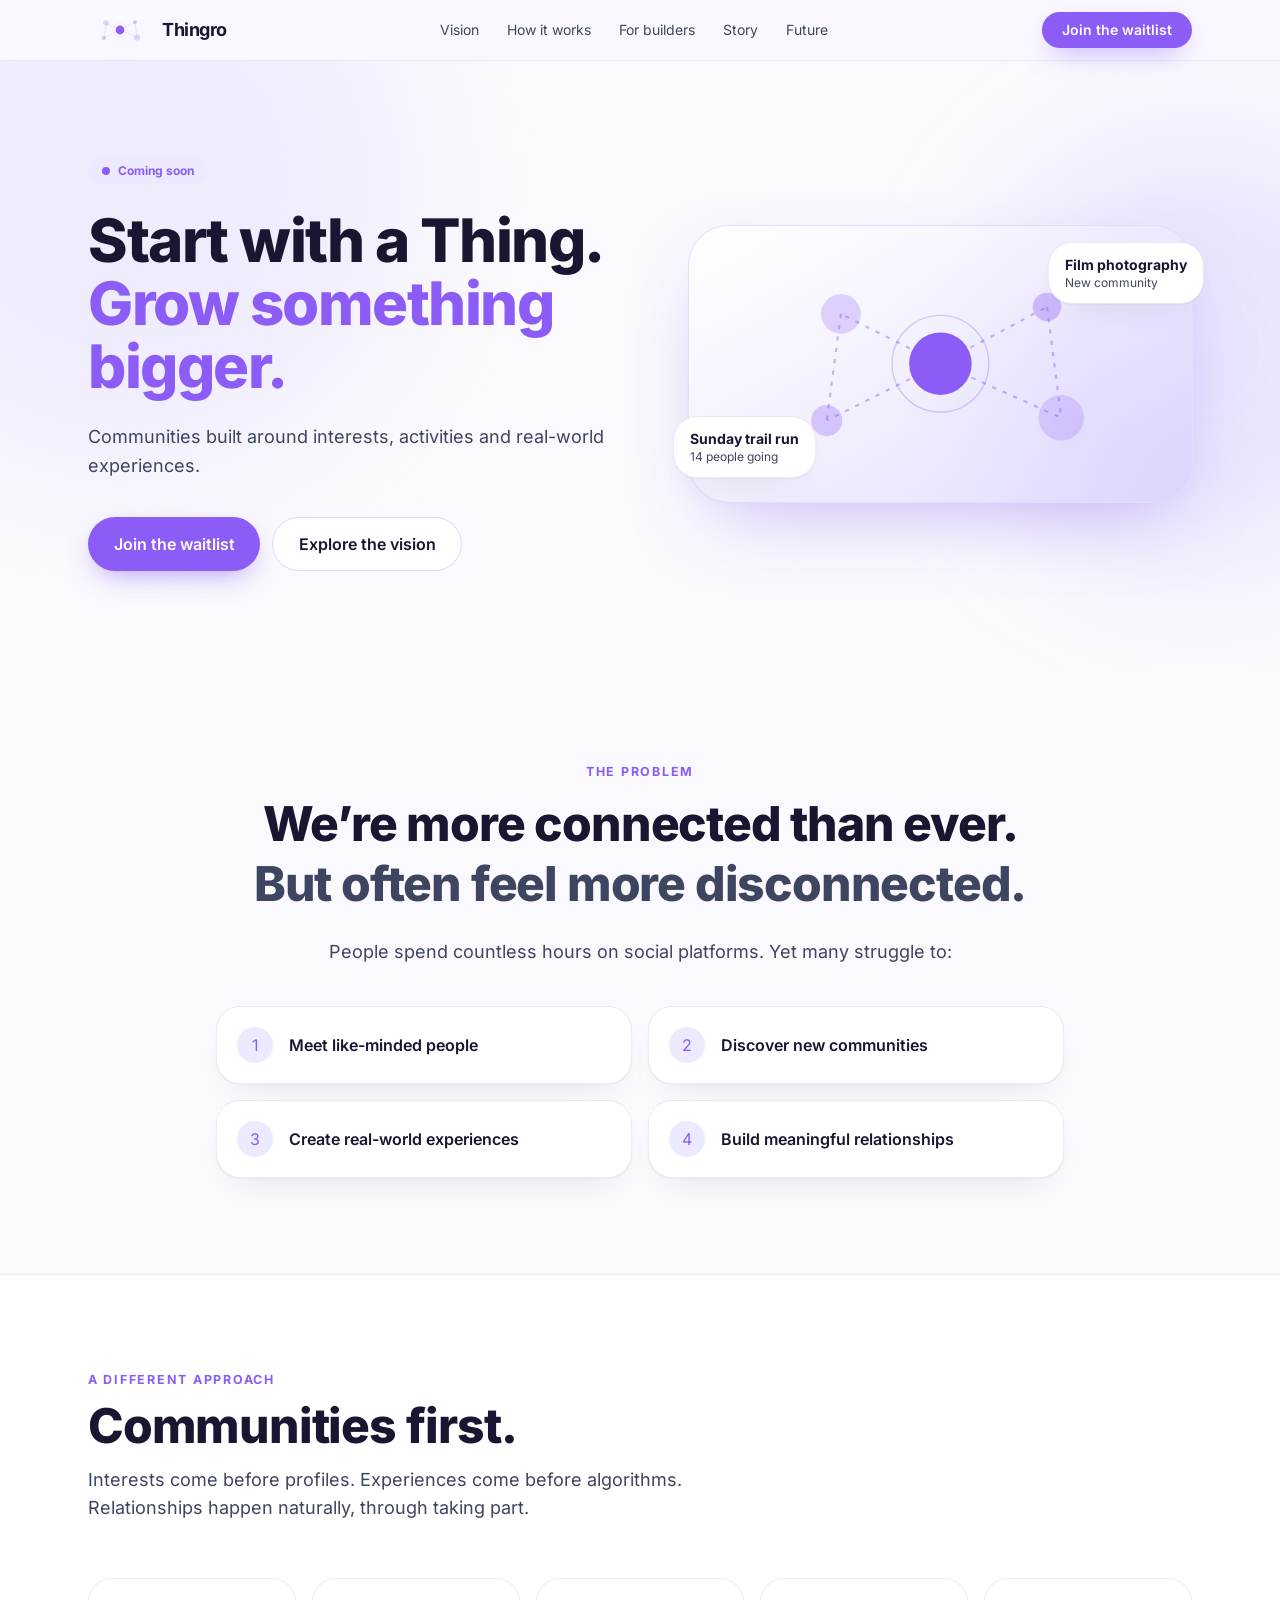
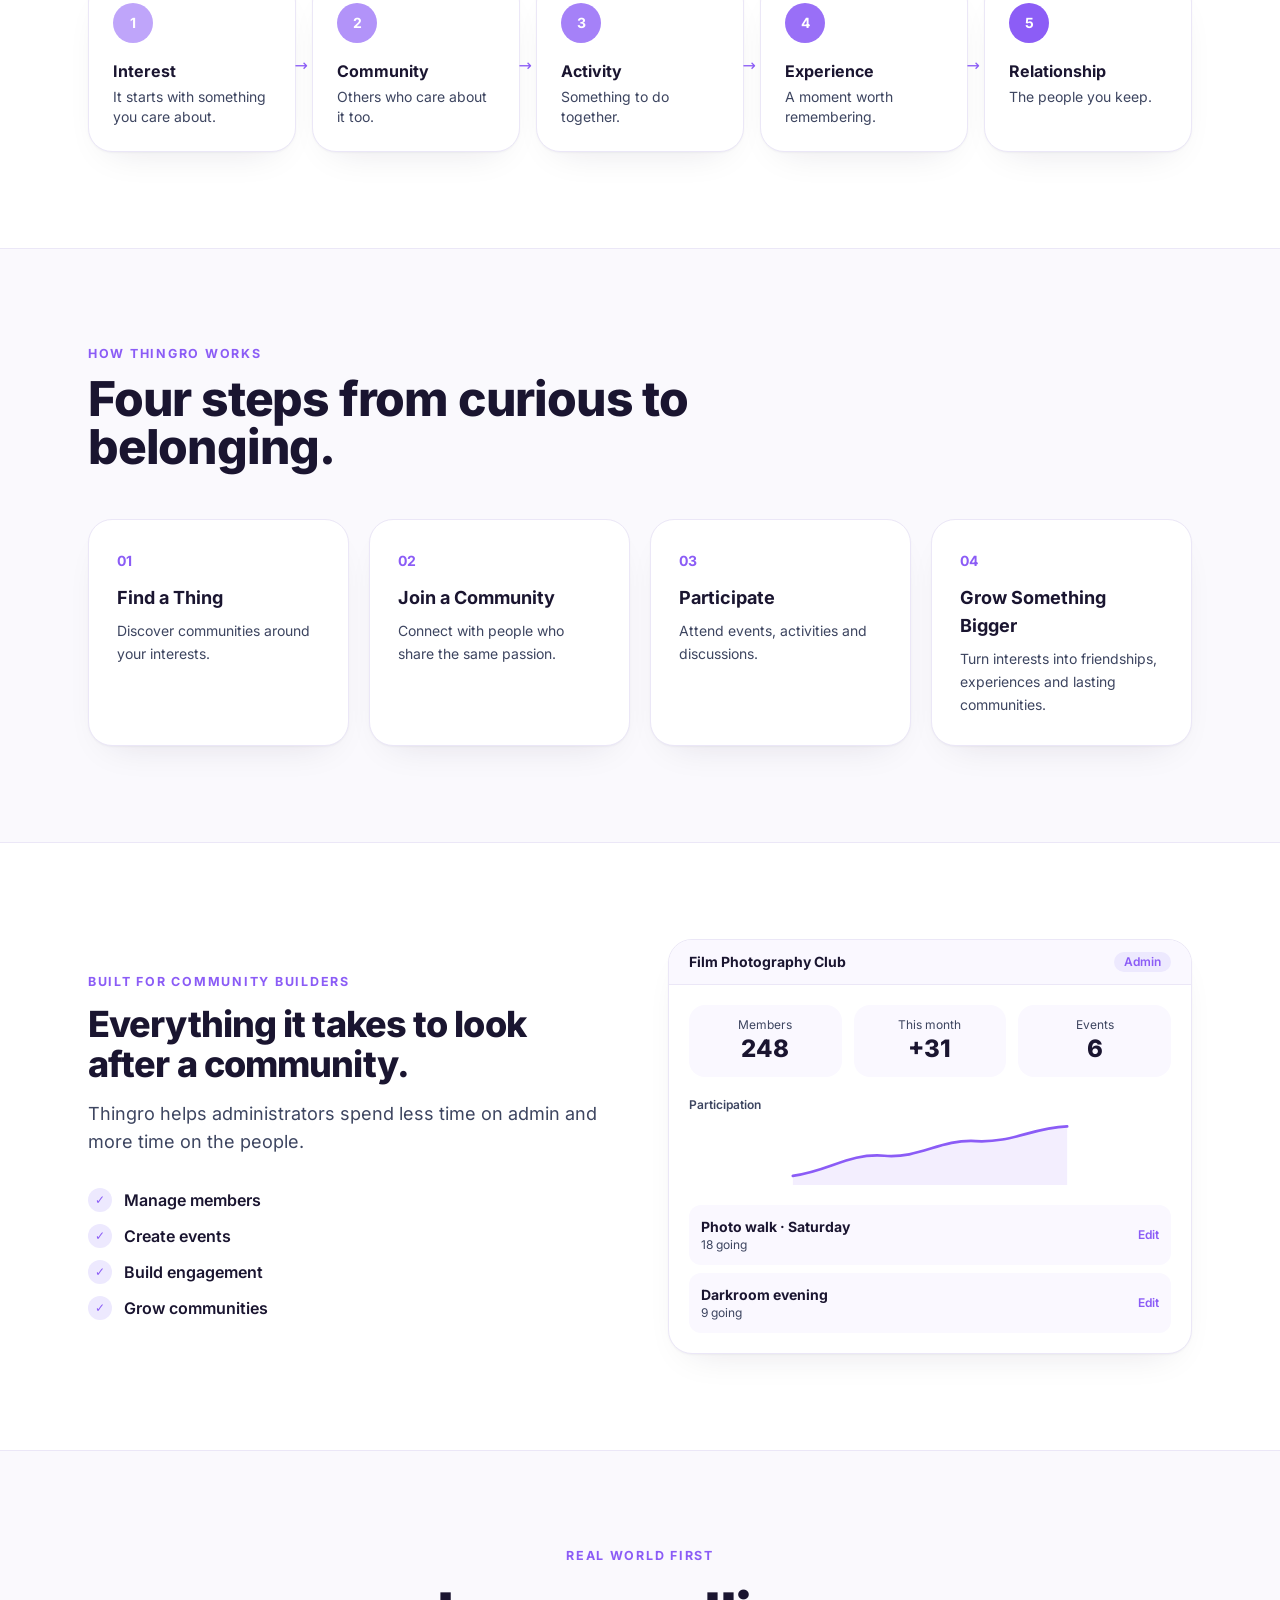
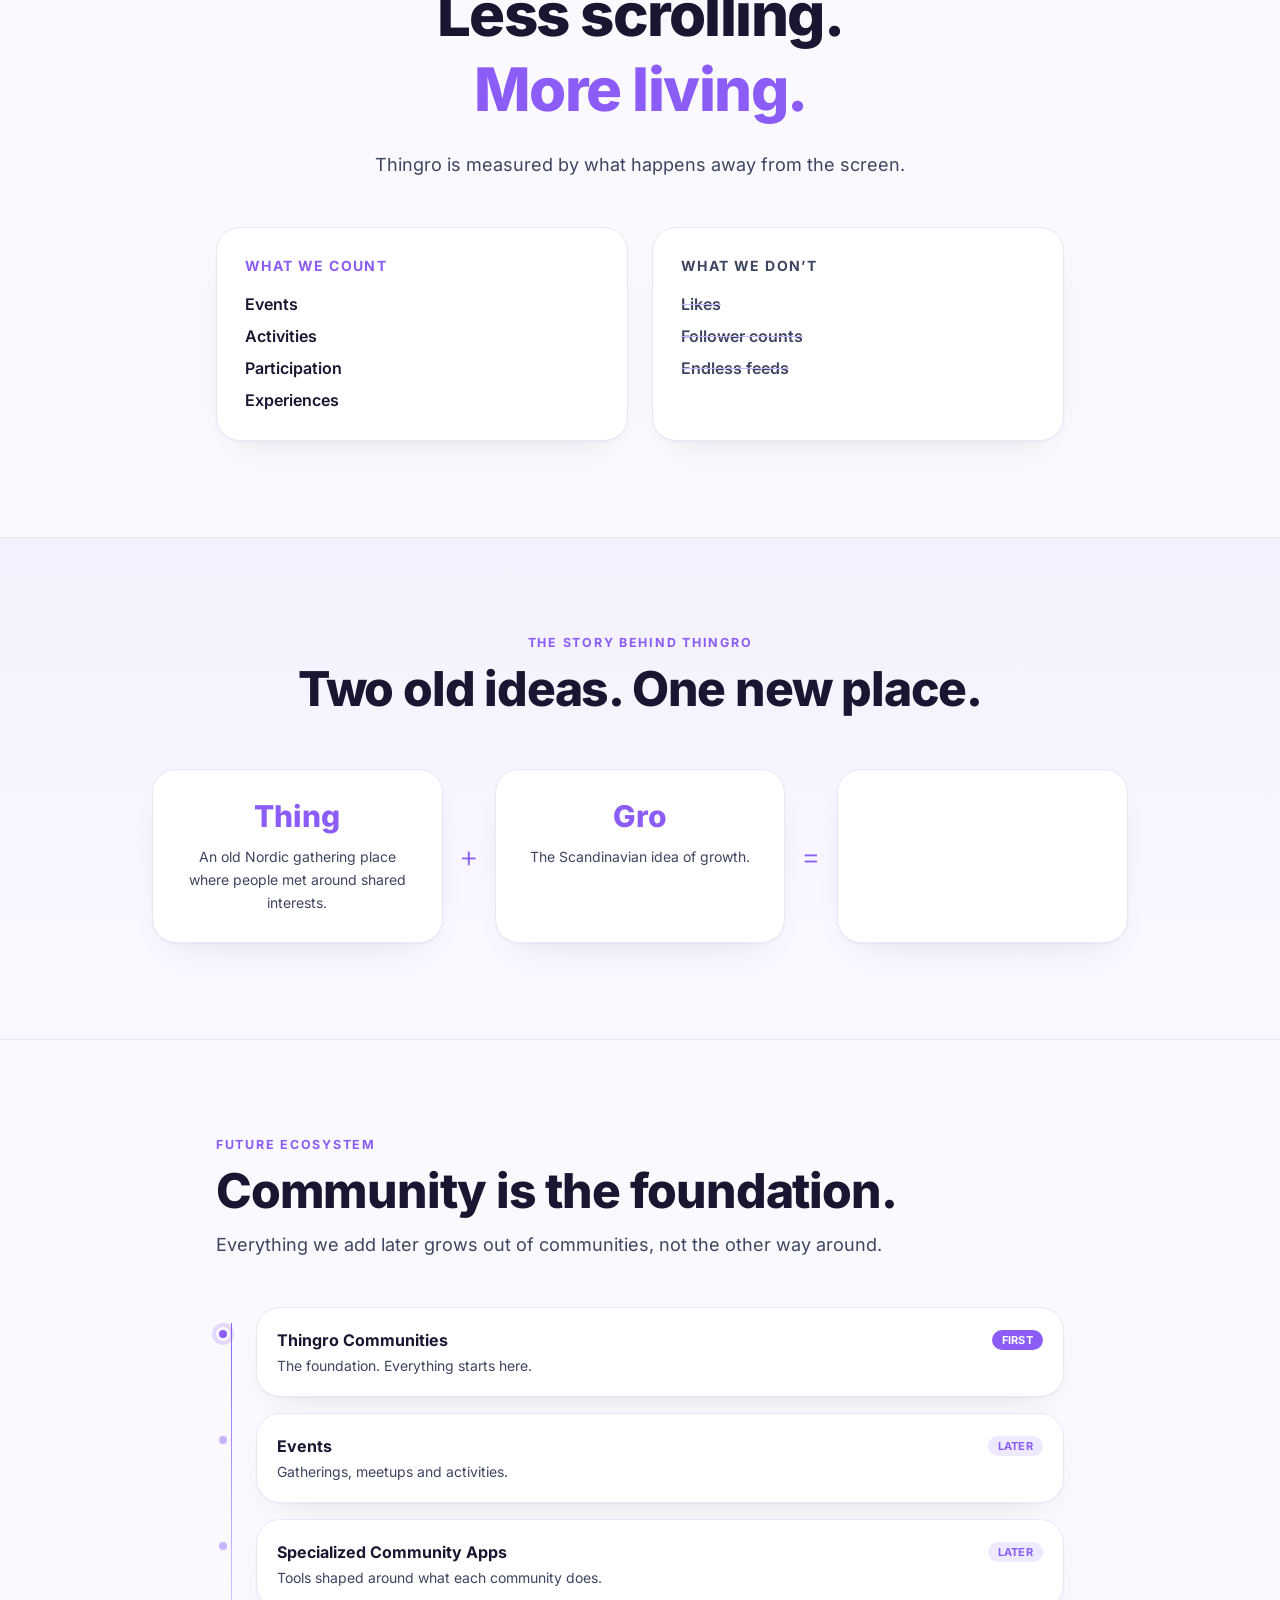
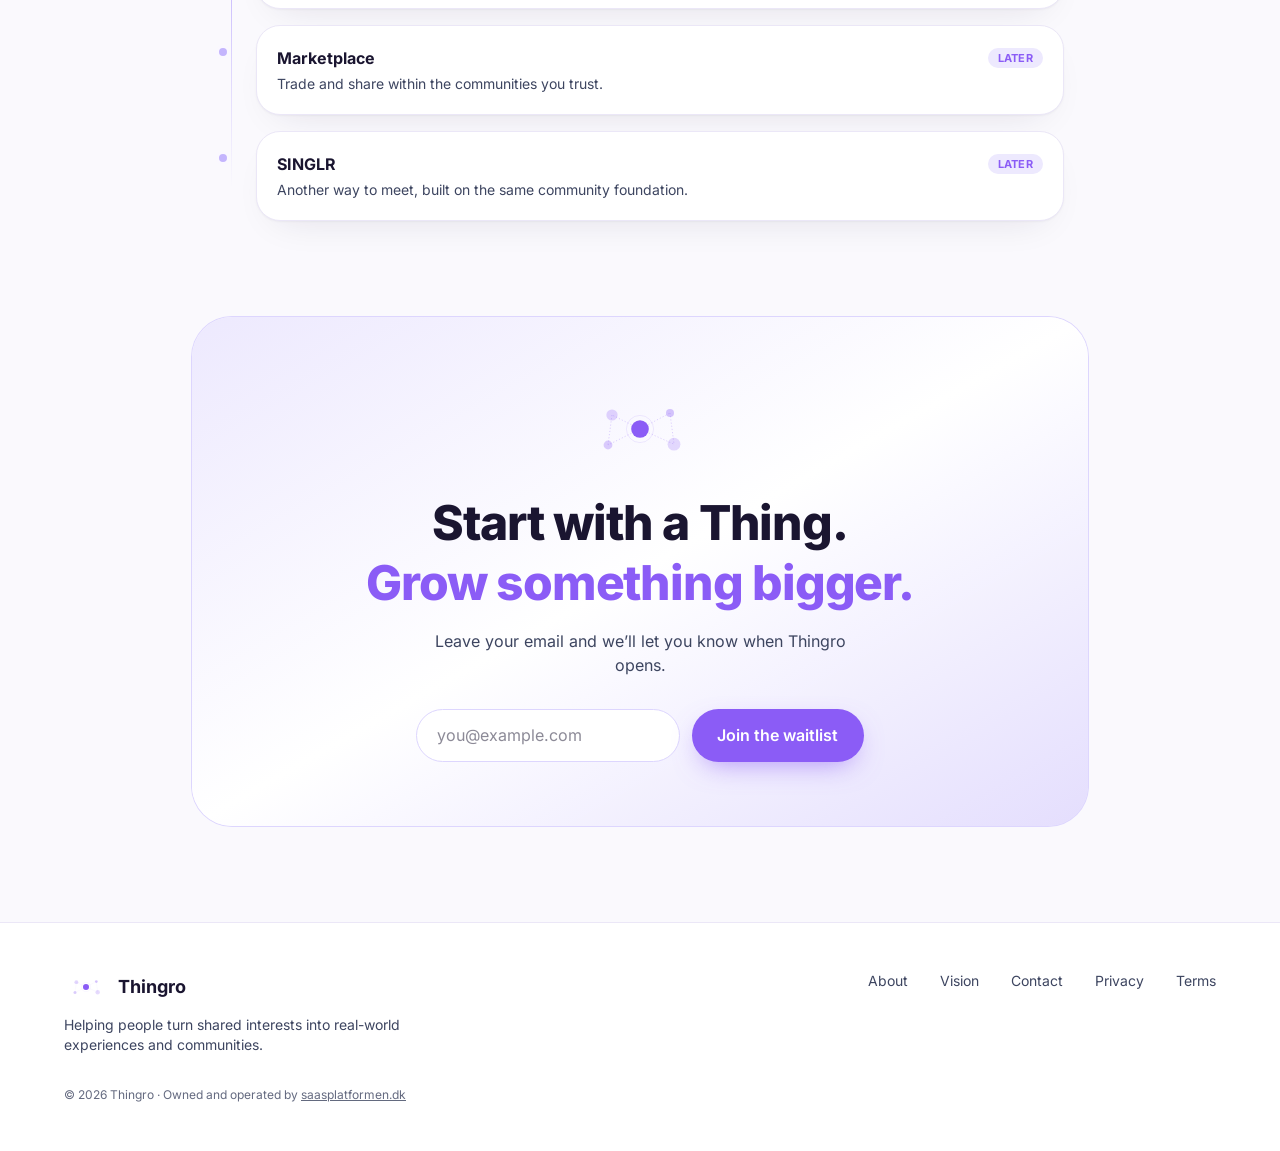
<file: index.html>
<!DOCTYPE html><html lang="en"><head><meta charset="utf-8"><meta name="viewport" content="width=device-width, initial-scale=1"><title>Thingro – Start with a Thing. Grow something bigger.</title><meta name="description" content="Thingro is a platform for communities built around interests, activities and real-world experiences. Coming soon."><meta name="theme-color" content="#FAF9FD"><link rel="canonical" href="https://www.thingro.com/"><link rel="icon" type="image/svg+xml" href="/favicon.svg"><meta property="og:type" content="website"><meta property="og:locale" content="en_GB"><meta property="og:site_name" content="Thingro"><meta property="og:title" content="Thingro – Start with a Thing. Grow something bigger."><meta property="og:description" content="Thingro is a platform for communities built around interests, activities and real-world experiences. Coming soon."><meta property="og:url" content="https://www.thingro.com/"><meta name="twitter:card" content="summary"><script type="application/ld+json">{"@context":"https://schema.org","@type":"Organization","name":"Thingro","url":"https://www.thingro.com","parentOrganization":{"@type":"Organization","name":"SaaSPlatformen","url":"https://www.saasplatformen.dk"}}</script><link rel="stylesheet" href="/_astro/Base.yU68x0Tt.css"></head><body><a href="#main" class="sr-only focus:not-sr-only focus:fixed focus:left-4 focus:top-4 focus:z-50 focus:rounded-lg focus:bg-white focus:px-4 focus:py-2">Skip to content</a><header class="sticky top-0 z-40 border-b border-[#ebe7f7] bg-paper/85 backdrop-blur"><div class="mx-auto flex max-w-6xl items-center justify-between px-6 py-3"><a href="/" class="brand-link flex items-center gap-2.5 text-lg font-bold tracking-tight"><svg class="navlogo h-8 w-16" viewBox="0 0 320 160" fill="none" aria-hidden="true" focusable="false" style="color:#8B5CF6"><g stroke="currentColor" stroke-opacity="0.45" stroke-width="1.5"><line x1="160" y1="80" x2="90" y2="45"></line><line x1="160" y1="80" x2="235" y2="40"></line><line x1="160" y1="80" x2="80" y2="120"></line><line x1="160" y1="80" x2="245" y2="118"></line><line x1="90" y1="45" x2="80" y2="120"></line><line x1="235" y1="40" x2="245" y2="118"></line></g><circle class="n n1" cx="90" cy="45" r="14" fill="currentColor" fill-opacity="0.25"></circle><circle class="n n2" cx="235" cy="40" r="10" fill="currentColor" fill-opacity="0.35"></circle><circle class="n n3" cx="80" cy="120" r="11" fill="currentColor" fill-opacity="0.3"></circle><circle class="n n4" cx="245" cy="118" r="16" fill="currentColor" fill-opacity="0.22"></circle><circle cx="160" cy="80" r="22" fill="currentColor"></circle><circle cx="160" cy="80" r="34" stroke="currentColor" stroke-opacity="0.3"></circle></svg><span>Thingro</span></a><nav class="hidden items-center gap-7 text-sm text-body md:flex" aria-label="Main"><a href="#different" class="hover:text-ink">Vision</a><a href="#how" class="hover:text-ink">How it works</a><a href="#builders" class="hover:text-ink">For builders</a><a href="#story" class="hover:text-ink">Story</a><a href="#future" class="hover:text-ink">Future</a></nav><a href="#waitlist" class="btn btn-primary !px-5 !py-2 text-sm">Join the waitlist</a></div></header><main id="main"><!-- HERO --><section class="relative overflow-hidden"><div class="pointer-events-none absolute -left-40 -top-40 h-[560px] w-[560px] rounded-full bg-lav/80 blur-3xl"></div><div class="pointer-events-none absolute -right-32 top-20 h-[420px] w-[420px] rounded-full bg-lav-2/30 blur-3xl"></div><div class="relative mx-auto grid max-w-6xl items-center gap-12 px-6 pb-24 pt-16 md:pt-24 lg:grid-cols-[1.1fr_1fr]"><div><span class="reveal inline-flex items-center gap-2 rounded-full bg-lav px-3.5 py-1.5 text-xs font-bold text-violet-dark"><span class="h-2 w-2 rounded-full bg-violet"></span>Coming soon</span><h1 class="reveal mt-6 text-5xl font-extrabold leading-[1.05] tracking-tight sm:text-6xl" style="--d:80ms">Start with a Thing.<br><span class="text-violet">Grow something bigger.</span></h1><p class="reveal mt-6 max-w-xl text-lg leading-relaxed text-body" style="--d:160ms">Communities built around interests, activities and real-world experiences.</p><div class="reveal mt-9 flex flex-wrap gap-3" style="--d:240ms"><a href="#waitlist" class="btn btn-primary">Join the waitlist</a><a href="#different" class="btn btn-ghost">Explore the vision</a></div></div><div class="reveal relative mx-auto w-full max-w-lg" style="--d:150ms" aria-hidden="true"><div class="rounded-[2.5rem] bg-gradient-to-br from-white via-lav/60 to-lav-2/40 p-6 shadow-[0_30px_80px_-30px_rgba(139,92,246,.5)] ring-1 ring-[#e4dcfb]"><svg viewBox="0 0 320 160" fill="none" class="h-auto w-full" aria-hidden="true" focusable="false"><g stroke="#8B5CF6" stroke-opacity=".45" stroke-width="1.5" class="ln"><line x1="160" y1="80" x2="90" y2="45"></line><line x1="160" y1="80" x2="235" y2="40"></line><line x1="160" y1="80" x2="80" y2="120"></line><line x1="160" y1="80" x2="245" y2="118"></line><line x1="90" y1="45" x2="80" y2="120"></line><line x1="235" y1="40" x2="245" y2="118"></line></g><circle class="nd" cx="90" cy="45" r="14" fill="#8B5CF6" fill-opacity=".25" style="--x:-12px;--y:-10px"></circle><circle class="nd" cx="235" cy="40" r="10" fill="#8B5CF6" fill-opacity=".35" style="--x:12px;--y:-10px;animation-delay:-2s"></circle><circle class="nd" cx="80" cy="120" r="11" fill="#8B5CF6" fill-opacity=".3" style="--x:-10px;--y:10px;animation-delay:-4s"></circle><circle class="nd" cx="245" cy="118" r="16" fill="#8B5CF6" fill-opacity=".22" style="--x:12px;--y:10px;animation-delay:-3s"></circle><circle cx="160" cy="80" r="22" fill="#8B5CF6"></circle><circle class="rg" cx="160" cy="80" r="34" stroke="#8B5CF6" stroke-opacity=".3"></circle></svg></div><div class="card floaty absolute -left-4 bottom-6 px-4 py-3 text-sm" style="--r:-3deg"><b>Sunday trail run</b><p class="text-xs text-body">14 people going</p></div><div class="card floaty absolute -right-3 top-4 px-4 py-3 text-sm" style="--r:3deg;animation-delay:-3s"><b>Film photography</b><p class="text-xs text-body">New community</p></div></div></div></section><!-- PROBLEM --><section class="mx-auto max-w-4xl px-6 py-24 text-center"><p class="eyebrow reveal">The problem</p><h2 class="reveal mt-3 text-4xl font-extrabold leading-tight tracking-tight sm:text-5xl" style="--d:60ms">We’re more connected than ever.<br><span class="text-body">But often feel more disconnected.</span></h2><p class="reveal mx-auto mt-6 max-w-2xl text-lg text-body" style="--d:120ms">People spend countless hours on social platforms. Yet many struggle to:</p><ul class="mt-10 grid gap-4 text-left sm:grid-cols-2"><li class="card reveal flex items-center gap-4 p-5" style="--d:0ms"><span class="grid h-9 w-9 shrink-0 place-items-center rounded-full bg-lav text-violet-dark">1</span><span class="font-semibold">Meet like-minded people</span></li><li class="card reveal flex items-center gap-4 p-5" style="--d:70ms"><span class="grid h-9 w-9 shrink-0 place-items-center rounded-full bg-lav text-violet-dark">2</span><span class="font-semibold">Discover new communities</span></li><li class="card reveal flex items-center gap-4 p-5" style="--d:140ms"><span class="grid h-9 w-9 shrink-0 place-items-center rounded-full bg-lav text-violet-dark">3</span><span class="font-semibold">Create real-world experiences</span></li><li class="card reveal flex items-center gap-4 p-5" style="--d:210ms"><span class="grid h-9 w-9 shrink-0 place-items-center rounded-full bg-lav text-violet-dark">4</span><span class="font-semibold">Build meaningful relationships</span></li></ul></section><!-- DIFFERENT --><section id="different" class="border-y border-[#ebe7f7] bg-white py-24"><div class="mx-auto max-w-6xl px-6"><p class="eyebrow reveal">A different approach</p><h2 class="reveal mt-3 text-4xl font-extrabold tracking-tight sm:text-5xl" style="--d:60ms">Communities first.</h2><p class="reveal mt-4 max-w-2xl text-lg text-body" style="--d:120ms">Interests come before profiles. Experiences come before algorithms. Relationships happen naturally, through taking part.</p><ol class="mt-14 grid gap-4 md:grid-cols-5"><li class="reveal relative" style="--d:0ms"><div class="card h-full p-6"><span class="grid h-10 w-10 place-items-center rounded-full bg-violet text-sm font-bold text-white" style="opacity:0.55">1</span><h3 class="mt-4 font-bold">Interest</h3><p class="mt-1 text-sm text-body">It starts with something you care about.</p></div><span class="absolute -right-3 top-1/2 z-10 hidden -translate-y-1/2 text-violet md:block" aria-hidden="true">→</span></li><li class="reveal relative" style="--d:100ms"><div class="card h-full p-6"><span class="grid h-10 w-10 place-items-center rounded-full bg-violet text-sm font-bold text-white" style="opacity:0.66">2</span><h3 class="mt-4 font-bold">Community</h3><p class="mt-1 text-sm text-body">Others who care about it too.</p></div><span class="absolute -right-3 top-1/2 z-10 hidden -translate-y-1/2 text-violet md:block" aria-hidden="true">→</span></li><li class="reveal relative" style="--d:200ms"><div class="card h-full p-6"><span class="grid h-10 w-10 place-items-center rounded-full bg-violet text-sm font-bold text-white" style="opacity:0.77">3</span><h3 class="mt-4 font-bold">Activity</h3><p class="mt-1 text-sm text-body">Something to do together.</p></div><span class="absolute -right-3 top-1/2 z-10 hidden -translate-y-1/2 text-violet md:block" aria-hidden="true">→</span></li><li class="reveal relative" style="--d:300ms"><div class="card h-full p-6"><span class="grid h-10 w-10 place-items-center rounded-full bg-violet text-sm font-bold text-white" style="opacity:0.8800000000000001">4</span><h3 class="mt-4 font-bold">Experience</h3><p class="mt-1 text-sm text-body">A moment worth remembering.</p></div><span class="absolute -right-3 top-1/2 z-10 hidden -translate-y-1/2 text-violet md:block" aria-hidden="true">→</span></li><li class="reveal relative" style="--d:400ms"><div class="card h-full p-6"><span class="grid h-10 w-10 place-items-center rounded-full bg-violet text-sm font-bold text-white" style="opacity:0.99">5</span><h3 class="mt-4 font-bold">Relationship</h3><p class="mt-1 text-sm text-body">The people you keep.</p></div></li></ol></div></section><!-- HOW --><section id="how" class="mx-auto max-w-6xl px-6 py-24"><p class="eyebrow reveal">How Thingro works</p><h2 class="reveal mt-3 max-w-2xl text-4xl font-extrabold tracking-tight sm:text-5xl" style="--d:60ms">Four steps from curious to belonging.</h2><div class="mt-12 grid gap-5 sm:grid-cols-2 lg:grid-cols-4"><article class="card reveal p-7" style="--d:0ms"><span class="text-sm font-bold text-violet">01</span><h3 class="mt-3 text-lg font-bold">Find a Thing</h3><p class="mt-2 text-sm leading-relaxed text-body">Discover communities around your interests.</p></article><article class="card reveal p-7" style="--d:80ms"><span class="text-sm font-bold text-violet">02</span><h3 class="mt-3 text-lg font-bold">Join a Community</h3><p class="mt-2 text-sm leading-relaxed text-body">Connect with people who share the same passion.</p></article><article class="card reveal p-7" style="--d:160ms"><span class="text-sm font-bold text-violet">03</span><h3 class="mt-3 text-lg font-bold">Participate</h3><p class="mt-2 text-sm leading-relaxed text-body">Attend events, activities and discussions.</p></article><article class="card reveal p-7" style="--d:240ms"><span class="text-sm font-bold text-violet">04</span><h3 class="mt-3 text-lg font-bold">Grow Something Bigger</h3><p class="mt-2 text-sm leading-relaxed text-body">Turn interests into friendships, experiences and lasting communities.</p></article></div></section><!-- BUILDERS --><section id="builders" class="border-y border-[#ebe7f7] bg-white py-24"><div class="mx-auto grid max-w-6xl items-center gap-14 px-6 lg:grid-cols-2"><div><p class="eyebrow reveal">Built for community builders</p><h2 class="reveal mt-3 text-4xl font-extrabold tracking-tight" style="--d:60ms">Everything it takes to look after a community.</h2><p class="reveal mt-4 text-lg text-body" style="--d:120ms">Thingro helps administrators spend less time on admin and more time on the people.</p><ul class="mt-8 space-y-3"><li class="reveal flex items-center gap-3 font-semibold" style="--d:0ms"><span class="grid h-6 w-6 place-items-center rounded-full bg-lav text-xs text-violet-dark">✓</span>Manage members</li><li class="reveal flex items-center gap-3 font-semibold" style="--d:70ms"><span class="grid h-6 w-6 place-items-center rounded-full bg-lav text-xs text-violet-dark">✓</span>Create events</li><li class="reveal flex items-center gap-3 font-semibold" style="--d:140ms"><span class="grid h-6 w-6 place-items-center rounded-full bg-lav text-xs text-violet-dark">✓</span>Build engagement</li><li class="reveal flex items-center gap-3 font-semibold" style="--d:210ms"><span class="grid h-6 w-6 place-items-center rounded-full bg-lav text-xs text-violet-dark">✓</span>Grow communities</li></ul></div><div class="reveal card overflow-hidden" style="--d:120ms" aria-hidden="true"><div class="flex items-center justify-between border-b border-[#ebe7f7] bg-paper px-5 py-3 text-sm"><b>Film Photography Club</b><span class="rounded-full bg-lav px-2.5 py-0.5 text-xs font-semibold text-violet-dark">Admin</span></div><div class="grid grid-cols-3 gap-3 p-5 text-center"><div class="rounded-2xl bg-paper p-3"><p class="text-xs text-body">Members</p><p class="text-2xl font-extrabold">248</p></div><div class="rounded-2xl bg-paper p-3"><p class="text-xs text-body">This month</p><p class="text-2xl font-extrabold">+31</p></div><div class="rounded-2xl bg-paper p-3"><p class="text-xs text-body">Events</p><p class="text-2xl font-extrabold">6</p></div></div><div class="px-5"><p class="mb-2 text-xs font-semibold text-body">Participation</p><svg viewBox="0 0 300 70" class="h-16 w-full" fill="none"><path d="M0 60C40 55 60 35 100 38S160 20 200 22 260 8 300 6" stroke="#8B5CF6" stroke-width="3" stroke-linecap="round"></path><path d="M0 60C40 55 60 35 100 38S160 20 200 22 260 8 300 6V70H0z" fill="#8B5CF6" fill-opacity=".1"></path></svg></div><div class="space-y-2 p-5 text-sm"><div class="flex items-center justify-between rounded-xl bg-paper p-3"><div><b>Photo walk · Saturday</b><p class="text-xs text-body">18 going</p></div><span class="text-xs font-semibold text-violet-dark">Edit</span></div><div class="flex items-center justify-between rounded-xl bg-paper p-3"><div><b>Darkroom evening</b><p class="text-xs text-body">9 going</p></div><span class="text-xs font-semibold text-violet-dark">Edit</span></div></div></div></div></section><!-- REAL WORLD --><section class="mx-auto max-w-4xl px-6 py-24 text-center"><p class="eyebrow reveal">Real world first</p><h2 class="reveal mt-3 text-5xl font-extrabold leading-tight tracking-tight sm:text-6xl" style="--d:60ms">Less scrolling.<br><span class="text-violet">More living.</span></h2><p class="reveal mx-auto mt-6 max-w-2xl text-lg text-body" style="--d:120ms">Thingro is measured by what happens away from the screen.</p><div class="mt-12 grid gap-6 text-left sm:grid-cols-2"><div class="card reveal p-7" style="--d:0ms"><p class="text-sm font-bold uppercase tracking-widest text-violet-dark">What we count</p><ul class="mt-4 space-y-2 font-semibold"><li>Events</li><li>Activities</li><li>Participation</li><li>Experiences</li></ul></div><div class="card reveal p-7 text-body" style="--d:100ms"><p class="text-sm font-bold uppercase tracking-widest">What we don’t</p><ul class="mt-4 space-y-2 font-semibold line-through decoration-lav-2"><li>Likes</li><li>Follower counts</li><li>Endless feeds</li></ul></div></div></section><!-- STORY --><section id="story" class="border-y border-[#ebe7f7] bg-gradient-to-b from-lav/50 to-paper py-24"><div class="mx-auto max-w-5xl px-6 text-center"><p class="eyebrow reveal">The story behind Thingro</p><h2 class="reveal mt-3 text-4xl font-extrabold tracking-tight sm:text-5xl" style="--d:60ms">Two old ideas. One new place.</h2><div class="mt-14 grid items-stretch gap-4 md:grid-cols-[1fr_auto_1fr_auto_1fr]"><div class="card reveal p-7"><p class="text-3xl font-extrabold text-violet">Thing</p><p class="mt-3 text-sm leading-relaxed text-body">An old Nordic gathering place where people met around shared interests.</p></div><span class="reveal self-center text-3xl font-light text-violet" style="--d:80ms" aria-hidden="true">+</span><div class="card reveal p-7" style="--d:120ms"><p class="text-3xl font-extrabold text-violet">Gro</p><p class="mt-3 text-sm leading-relaxed text-body">The Scandinavian idea of growth.</p></div><span class="reveal self-center text-3xl font-light text-violet" style="--d:200ms" aria-hidden="true">=</span><div class="card reveal bg-gradient-to-br from-violet to-violet-dark p-7 text-white" style="--d:240ms"><p class="text-3xl font-extrabold">Thingro</p><p class="mt-3 text-sm leading-relaxed text-white/85">Where communities grow.</p></div></div></div></section><!-- FUTURE --><section id="future" class="mx-auto max-w-4xl px-6 py-24"><p class="eyebrow reveal">Future ecosystem</p><h2 class="reveal mt-3 text-4xl font-extrabold tracking-tight sm:text-5xl" style="--d:60ms">Community is the foundation.</h2><p class="reveal mt-4 max-w-2xl text-lg text-body" style="--d:120ms">Everything we add later grows out of communities, not the other way around.</p><ol class="relative mt-12 space-y-4 pl-10"><div class="absolute bottom-4 left-[15px] top-4 w-px bg-gradient-to-b from-violet via-lav-2 to-transparent"></div><li class="reveal relative" style="--d:0ms"><span class="absolute -left-10 top-5 h-[14px] w-[14px] rounded-full border-[3px] border-paper bg-violet ring-4 ring-violet/20"></span><div class="card p-5"><div class="flex items-center justify-between gap-3"><h3 class="font-bold">Thingro Communities</h3><span class="rounded-full px-2.5 py-0.5 text-[11px] font-bold uppercase tracking-wide bg-violet text-white">First</span></div><p class="mt-1 text-sm text-body">The foundation. Everything starts here.</p></div></li><li class="reveal relative" style="--d:90ms"><span class="absolute -left-10 top-5 h-[14px] w-[14px] rounded-full border-[3px] border-paper bg-lav-2"></span><div class="card p-5"><div class="flex items-center justify-between gap-3"><h3 class="font-bold">Events</h3><span class="rounded-full px-2.5 py-0.5 text-[11px] font-bold uppercase tracking-wide bg-lav text-violet-dark">Later</span></div><p class="mt-1 text-sm text-body">Gatherings, meetups and activities.</p></div></li><li class="reveal relative" style="--d:180ms"><span class="absolute -left-10 top-5 h-[14px] w-[14px] rounded-full border-[3px] border-paper bg-lav-2"></span><div class="card p-5"><div class="flex items-center justify-between gap-3"><h3 class="font-bold">Specialized Community Apps</h3><span class="rounded-full px-2.5 py-0.5 text-[11px] font-bold uppercase tracking-wide bg-lav text-violet-dark">Later</span></div><p class="mt-1 text-sm text-body">Tools shaped around what each community does.</p></div></li><li class="reveal relative" style="--d:270ms"><span class="absolute -left-10 top-5 h-[14px] w-[14px] rounded-full border-[3px] border-paper bg-lav-2"></span><div class="card p-5"><div class="flex items-center justify-between gap-3"><h3 class="font-bold">Marketplace</h3><span class="rounded-full px-2.5 py-0.5 text-[11px] font-bold uppercase tracking-wide bg-lav text-violet-dark">Later</span></div><p class="mt-1 text-sm text-body">Trade and share within the communities you trust.</p></div></li><li class="reveal relative" style="--d:360ms"><span class="absolute -left-10 top-5 h-[14px] w-[14px] rounded-full border-[3px] border-paper bg-lav-2"></span><div class="card p-5"><div class="flex items-center justify-between gap-3"><h3 class="font-bold">SINGLR</h3><span class="rounded-full px-2.5 py-0.5 text-[11px] font-bold uppercase tracking-wide bg-lav text-violet-dark">Later</span></div><p class="mt-1 text-sm text-body">Another way to meet, built on the same community foundation.</p></div></li></ol></section><!-- CTA --><section id="waitlist" class="px-6 pb-24"><div class="relative mx-auto max-w-4xl overflow-hidden rounded-[2.5rem] bg-gradient-to-br from-lav via-white to-lav-2/40 p-10 text-center ring-1 ring-[#ddd6fe] sm:p-16"><svg viewBox="0 0 320 160" fill="none" class="reveal mx-auto h-24 w-32" aria-hidden="true" focusable="false"><g stroke="#8B5CF6" stroke-opacity=".45" stroke-width="1.5" class="ln"><line x1="160" y1="80" x2="90" y2="45"></line><line x1="160" y1="80" x2="235" y2="40"></line><line x1="160" y1="80" x2="80" y2="120"></line><line x1="160" y1="80" x2="245" y2="118"></line><line x1="90" y1="45" x2="80" y2="120"></line><line x1="235" y1="40" x2="245" y2="118"></line></g><circle class="nd" cx="90" cy="45" r="14" fill="#8B5CF6" fill-opacity=".25" style="--x:-12px;--y:-10px"></circle><circle class="nd" cx="235" cy="40" r="10" fill="#8B5CF6" fill-opacity=".35" style="--x:12px;--y:-10px;animation-delay:-2s"></circle><circle class="nd" cx="80" cy="120" r="11" fill="#8B5CF6" fill-opacity=".3" style="--x:-10px;--y:10px;animation-delay:-4s"></circle><circle class="nd" cx="245" cy="118" r="16" fill="#8B5CF6" fill-opacity=".22" style="--x:12px;--y:10px;animation-delay:-3s"></circle><circle cx="160" cy="80" r="22" fill="#8B5CF6"></circle><circle class="rg" cx="160" cy="80" r="34" stroke="#8B5CF6" stroke-opacity=".3"></circle></svg><h2 class="reveal mt-4 text-4xl font-extrabold leading-tight tracking-tight sm:text-5xl" style="--d:60ms">Start with a Thing.<br><span class="text-violet">Grow something bigger.</span></h2><p class="reveal mx-auto mt-4 max-w-md text-body" style="--d:120ms">Leave your email and we’ll let you know when Thingro opens.</p><form data-notify class="reveal mx-auto mt-8 flex max-w-md flex-col gap-3 sm:flex-row" style="--d:180ms"><label class="sr-only" for="email">Email</label><input id="email" type="email" required placeholder="you@example.com" autocomplete="email" class="min-w-0 flex-1 rounded-full border border-[#ddd6fe] bg-white px-5 py-3 outline-none transition focus:border-violet focus:ring-4 focus:ring-violet/20"><button type="submit" class="btn btn-primary">Join the waitlist</button></form><p id="notify-ok" hidden class="mt-6 font-semibold text-violet-dark">Thank you! We’ll be in touch when we’re ready.</p></div></section></main><footer class="border-t border-[#ebe7f7] bg-white px-6 py-12"><div class="mx-auto flex max-w-6xl flex-col justify-between gap-8 md:flex-row"><div class="max-w-sm"><div class="flex items-center gap-2.5 text-lg font-bold"><svg viewBox="0 0 320 160" fill="none" class="h-8 w-11" aria-hidden="true" focusable="false"><g stroke="#8B5CF6" stroke-opacity=".45" stroke-width="1.5" class="ln"><line x1="160" y1="80" x2="90" y2="45"></line><line x1="160" y1="80" x2="235" y2="40"></line><line x1="160" y1="80" x2="80" y2="120"></line><line x1="160" y1="80" x2="245" y2="118"></line><line x1="90" y1="45" x2="80" y2="120"></line><line x1="235" y1="40" x2="245" y2="118"></line></g><circle class="nd" cx="90" cy="45" r="14" fill="#8B5CF6" fill-opacity=".25" style="--x:-12px;--y:-10px"></circle><circle class="nd" cx="235" cy="40" r="10" fill="#8B5CF6" fill-opacity=".35" style="--x:12px;--y:-10px;animation-delay:-2s"></circle><circle class="nd" cx="80" cy="120" r="11" fill="#8B5CF6" fill-opacity=".3" style="--x:-10px;--y:10px;animation-delay:-4s"></circle><circle class="nd" cx="245" cy="118" r="16" fill="#8B5CF6" fill-opacity=".22" style="--x:12px;--y:10px;animation-delay:-3s"></circle><circle cx="160" cy="80" r="22" fill="#8B5CF6"></circle><circle class="rg" cx="160" cy="80" r="34" stroke="#8B5CF6" stroke-opacity=".3"></circle></svg>Thingro</div><p class="mt-3 text-sm text-body">Helping people turn shared interests into real-world experiences and communities.</p></div><nav class="flex flex-wrap gap-x-8 gap-y-3 text-sm text-body" aria-label="Footer"><a href="#story" class="hover:text-ink">About</a><a href="#different" class="hover:text-ink">Vision</a><a href="mailto:kontakt@saasplatformen.dk" class="hover:text-ink">Contact</a><a href="/privacy/" class="hover:text-ink">Privacy</a><a href="/terms/" class="hover:text-ink">Terms</a></nav></div><p class="mx-auto mt-8 max-w-6xl text-xs text-body/80">© 2026 Thingro · Owned and operated by <a href="https://saasplatformen.dk" target="_blank" rel="noopener noreferrer" class="underline hover:text-ink">saasplatformen.dk</a></p></footer><script type="module">var e=new IntersectionObserver(t=>t.forEach(t=>{t.isIntersecting&&(t.target.classList.add(`in`),e.unobserve(t.target))}),{threshold:.12});document.querySelectorAll(`.reveal`).forEach(t=>e.observe(t));var t=document.querySelector(`form[data-notify]`);t?.addEventListener(`submit`,e=>{e.preventDefault(),t.hidden=!0,document.getElementById(`notify-ok`)?.removeAttribute(`hidden`)});</script></body></html>
</file>
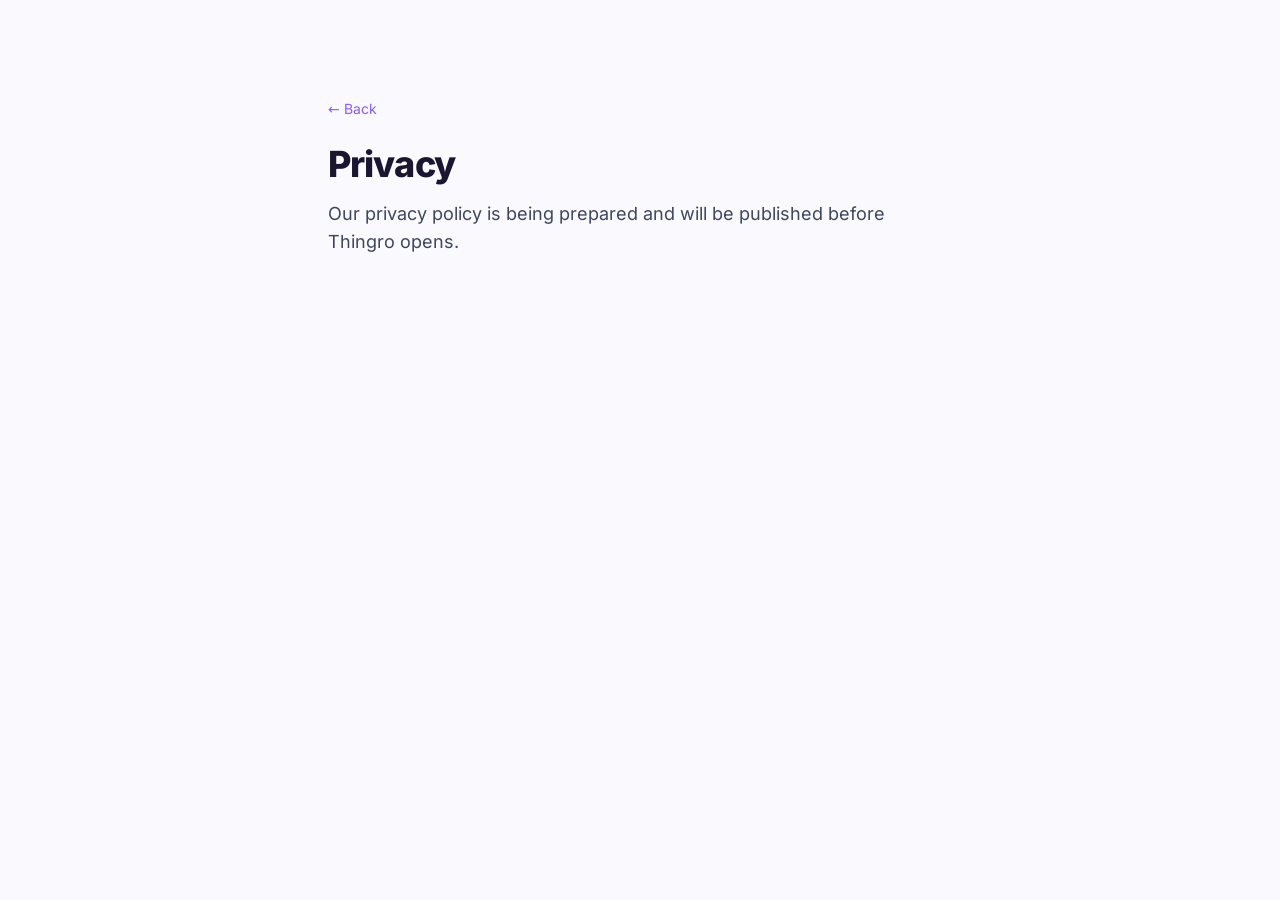
<file: privacy/index.html>
<!DOCTYPE html><html lang="en"><head><meta charset="utf-8"><meta name="viewport" content="width=device-width, initial-scale=1"><title>Privacy – Thingro</title><meta name="description" content="Thingro is a platform for communities built around interests, activities and real-world experiences. Coming soon."><meta name="theme-color" content="#FAF9FD"><link rel="canonical" href="https://www.thingro.com/privacy/"><link rel="icon" type="image/svg+xml" href="/favicon.svg"><meta property="og:type" content="website"><meta property="og:locale" content="en_GB"><meta property="og:site_name" content="Thingro"><meta property="og:title" content="Privacy – Thingro"><meta property="og:description" content="Thingro is a platform for communities built around interests, activities and real-world experiences. Coming soon."><meta property="og:url" content="https://www.thingro.com/privacy/"><meta name="twitter:card" content="summary"><script type="application/ld+json">{"@context":"https://schema.org","@type":"Organization","name":"Thingro","url":"https://www.thingro.com","parentOrganization":{"@type":"Organization","name":"SaaSPlatformen","url":"https://www.saasplatformen.dk"}}</script><link rel="stylesheet" href="/_astro/Base.yU68x0Tt.css"></head><body><main class="mx-auto max-w-2xl px-6 py-24"><a href="/" class="text-sm text-violet-dark">← Back</a><h1 class="mt-6 text-4xl font-extrabold tracking-tight">Privacy</h1><p class="mt-4 text-lg text-body">Our privacy policy is being prepared and will be published before Thingro opens.</p></main><script type="module">var e=new IntersectionObserver(t=>t.forEach(t=>{t.isIntersecting&&(t.target.classList.add(`in`),e.unobserve(t.target))}),{threshold:.12});document.querySelectorAll(`.reveal`).forEach(t=>e.observe(t));var t=document.querySelector(`form[data-notify]`);t?.addEventListener(`submit`,e=>{e.preventDefault(),t.hidden=!0,document.getElementById(`notify-ok`)?.removeAttribute(`hidden`)});</script></body></html>
</file>
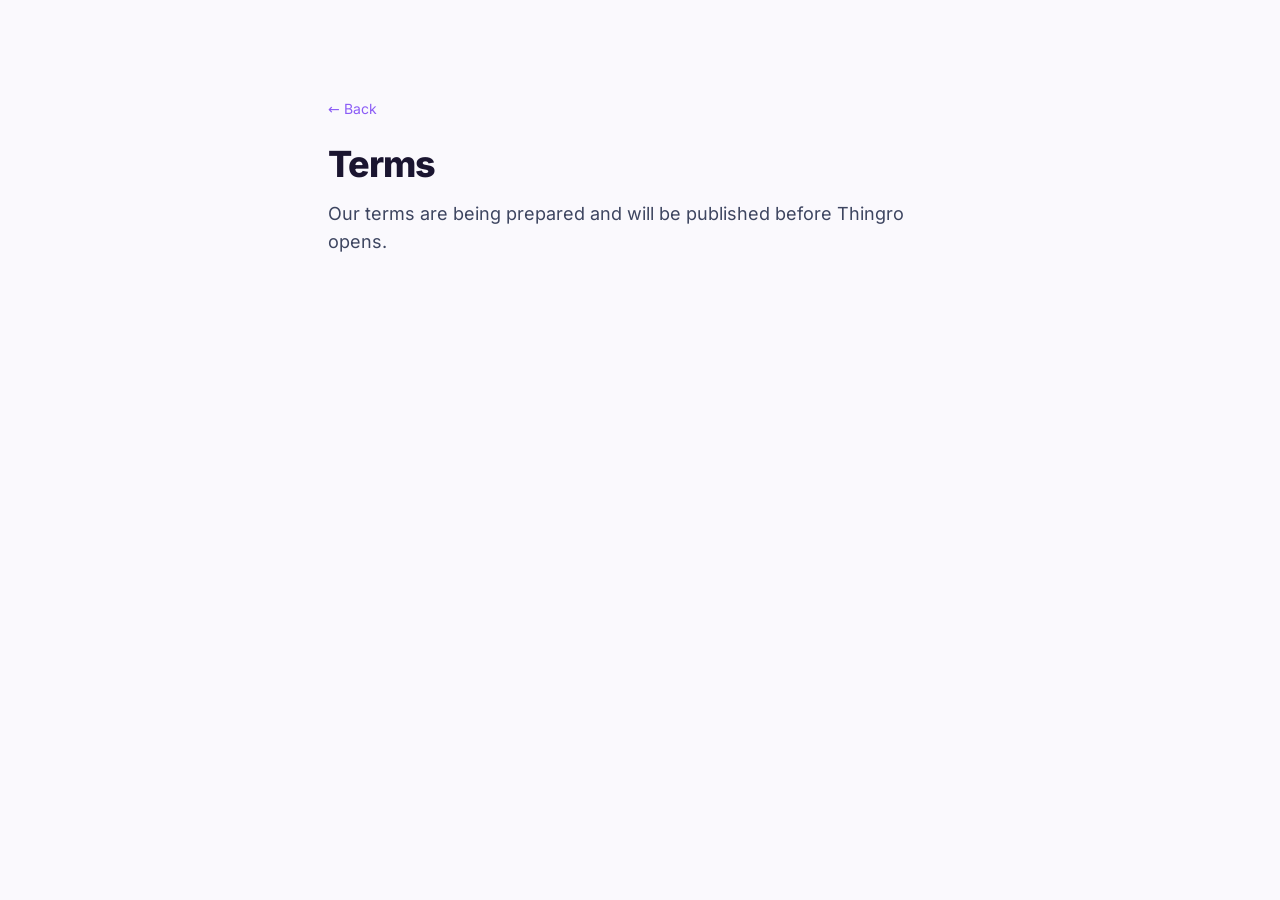
<file: terms/index.html>
<!DOCTYPE html><html lang="en"><head><meta charset="utf-8"><meta name="viewport" content="width=device-width, initial-scale=1"><title>Terms – Thingro</title><meta name="description" content="Thingro is a platform for communities built around interests, activities and real-world experiences. Coming soon."><meta name="theme-color" content="#FAF9FD"><link rel="canonical" href="https://www.thingro.com/terms/"><link rel="icon" type="image/svg+xml" href="/favicon.svg"><meta property="og:type" content="website"><meta property="og:locale" content="en_GB"><meta property="og:site_name" content="Thingro"><meta property="og:title" content="Terms – Thingro"><meta property="og:description" content="Thingro is a platform for communities built around interests, activities and real-world experiences. Coming soon."><meta property="og:url" content="https://www.thingro.com/terms/"><meta name="twitter:card" content="summary"><script type="application/ld+json">{"@context":"https://schema.org","@type":"Organization","name":"Thingro","url":"https://www.thingro.com","parentOrganization":{"@type":"Organization","name":"SaaSPlatformen","url":"https://www.saasplatformen.dk"}}</script><link rel="stylesheet" href="/_astro/Base.yU68x0Tt.css"></head><body><main class="mx-auto max-w-2xl px-6 py-24"><a href="/" class="text-sm text-violet-dark">← Back</a><h1 class="mt-6 text-4xl font-extrabold tracking-tight">Terms</h1><p class="mt-4 text-lg text-body">Our terms are being prepared and will be published before Thingro opens.</p></main><script type="module">var e=new IntersectionObserver(t=>t.forEach(t=>{t.isIntersecting&&(t.target.classList.add(`in`),e.unobserve(t.target))}),{threshold:.12});document.querySelectorAll(`.reveal`).forEach(t=>e.observe(t));var t=document.querySelector(`form[data-notify]`);t?.addEventListener(`submit`,e=>{e.preventDefault(),t.hidden=!0,document.getElementById(`notify-ok`)?.removeAttribute(`hidden`)});</script></body></html>
</file>
<file: _astro/Base.yU68x0Tt.css>
/*! tailwindcss v4.3.5 | MIT License | https://tailwindcss.com */
@layer properties{@supports (((-webkit-hyphens:none)) and (not (margin-trim:block))) or ((-moz-orient:inline) and (not (color:rgb(from red r g b)))){*,:before,:after,::backdrop{--tw-translate-x:0;--tw-translate-y:0;--tw-translate-z:0;--tw-space-y-reverse:0;--tw-border-style:solid;--tw-gradient-position:initial;--tw-gradient-from:#0000;--tw-gradient-via:#0000;--tw-gradient-to:#0000;--tw-gradient-stops:initial;--tw-gradient-via-stops:initial;--tw-gradient-from-position:0%;--tw-gradient-via-position:50%;--tw-gradient-to-position:100%;--tw-leading:initial;--tw-font-weight:initial;--tw-tracking:initial;--tw-shadow:0 0 #0000;--tw-shadow-color:initial;--tw-shadow-alpha:100%;--tw-inset-shadow:0 0 #0000;--tw-inset-shadow-color:initial;--tw-inset-shadow-alpha:100%;--tw-ring-color:initial;--tw-ring-shadow:0 0 #0000;--tw-inset-ring-color:initial;--tw-inset-ring-shadow:0 0 #0000;--tw-ring-inset:initial;--tw-ring-offset-width:0px;--tw-ring-offset-color:#fff;--tw-ring-offset-shadow:0 0 #0000;--tw-blur:initial;--tw-brightness:initial;--tw-contrast:initial;--tw-grayscale:initial;--tw-hue-rotate:initial;--tw-invert:initial;--tw-opacity:initial;--tw-saturate:initial;--tw-sepia:initial;--tw-drop-shadow:initial;--tw-drop-shadow-color:initial;--tw-drop-shadow-alpha:100%;--tw-drop-shadow-size:initial;--tw-backdrop-blur:initial;--tw-backdrop-brightness:initial;--tw-backdrop-contrast:initial;--tw-backdrop-grayscale:initial;--tw-backdrop-hue-rotate:initial;--tw-backdrop-invert:initial;--tw-backdrop-opacity:initial;--tw-backdrop-saturate:initial;--tw-backdrop-sepia:initial}}}@layer theme{:root,:host{--font-sans:"Inter Variable", system-ui, sans-serif;--font-mono:ui-monospace, SFMono-Regular, Menlo, Monaco, Consolas, "Liberation Mono", "Courier New", monospace;--color-white:#fff;--spacing:.25rem;--container-sm:24rem;--container-md:28rem;--container-lg:32rem;--container-xl:36rem;--container-2xl:42rem;--container-4xl:56rem;--container-5xl:64rem;--container-6xl:72rem;--text-xs:.75rem;--text-xs--line-height:calc(1 / .75);--text-sm:.875rem;--text-sm--line-height:calc(1.25 / .875);--text-lg:1.125rem;--text-lg--line-height:calc(1.75 / 1.125);--text-2xl:1.5rem;--text-2xl--line-height:calc(2 / 1.5);--text-3xl:1.875rem;--text-3xl--line-height:calc(2.25 / 1.875);--text-4xl:2.25rem;--text-4xl--line-height:calc(2.5 / 2.25);--text-5xl:3rem;--text-5xl--line-height:1;--text-6xl:3.75rem;--text-6xl--line-height:1;--font-weight-light:300;--font-weight-semibold:600;--font-weight-bold:700;--font-weight-extrabold:800;--tracking-tight:-.025em;--tracking-wide:.025em;--tracking-widest:.1em;--leading-tight:1.25;--leading-relaxed:1.625;--radius-lg:.5rem;--radius-xl:.75rem;--radius-2xl:1rem;--blur-3xl:64px;--default-transition-duration:.15s;--default-transition-timing-function:cubic-bezier(.4, 0, .2, 1);--default-font-family:var(--font-sans);--default-mono-font-family:var(--font-mono);--color-violet:#8b5cf6;--color-violet-dark:#8b5cf6;--color-lav:#ede9fe;--color-lav-2:#c4b5fd;--color-paper:#faf8ff;--color-ink:#0b0a1f;--color-body:#3d4560}}@layer base{*,:after,:before,::backdrop{box-sizing:border-box;border:0 solid;margin:0;padding:0}::file-selector-button{box-sizing:border-box;border:0 solid;margin:0;padding:0}html,:host{-webkit-text-size-adjust:100%;tab-size:4;line-height:1.5;font-family:var(--default-font-family,-apple-system, BlinkMacSystemFont, "Segoe UI", Roboto, "Helvetica Neue", "Noto Sans", Arial, sans-serif, "Apple Color Emoji", "Segoe UI Emoji", "Segoe UI Symbol", "Noto Color Emoji");font-feature-settings:var(--default-font-feature-settings,normal);font-variation-settings:var(--default-font-variation-settings,normal);-webkit-tap-highlight-color:transparent}hr{height:0;color:inherit;border-top-width:1px}abbr:where([title]){text-decoration:underline dotted}h1,h2,h3,h4,h5,h6{font-size:inherit;font-weight:inherit}a{color:inherit;-webkit-text-decoration:inherit;-webkit-text-decoration:inherit;-webkit-text-decoration:inherit;text-decoration:inherit}b,strong{font-weight:bolder}code,kbd,samp,pre{font-family:var(--default-mono-font-family,ui-monospace, SFMono-Regular, Menlo, Monaco, Consolas, "Liberation Mono", "Courier New", monospace);font-feature-settings:var(--default-mono-font-feature-settings,normal);font-variation-settings:var(--default-mono-font-variation-settings,normal);font-size:1em}small{font-size:80%}sub,sup{vertical-align:baseline;font-size:75%;line-height:0;position:relative}sub{bottom:-.25em}sup{top:-.5em}table{text-indent:0;border-color:inherit;border-collapse:collapse}:-moz-focusring:where(:not(iframe)){outline:auto}progress{vertical-align:baseline}summary{display:list-item}ol,ul,menu{list-style:none}img,svg,video,canvas,audio,iframe,embed,object{vertical-align:middle;display:block}img,video{max-width:100%;height:auto}button,input,select,optgroup,textarea{font:inherit;font-feature-settings:inherit;font-variation-settings:inherit;letter-spacing:inherit;color:inherit;opacity:1;background-color:#0000;border-radius:0}::file-selector-button{font:inherit;font-feature-settings:inherit;font-variation-settings:inherit;letter-spacing:inherit;color:inherit;opacity:1;background-color:#0000;border-radius:0}:where(select:is([multiple],[size])) optgroup{font-weight:bolder}:where(select:is([multiple],[size])) optgroup option{padding-inline-start:20px}::file-selector-button{margin-inline-end:4px}::placeholder{opacity:1}@supports (not ((-webkit-appearance:-apple-pay-button))) or (contain-intrinsic-size:1px){::placeholder{color:currentColor}@supports (color:color-mix(in lab, red, red)){::placeholder{color:color-mix(in oklab, currentcolor 50%, transparent)}}}textarea{resize:vertical}::-webkit-search-decoration{-webkit-appearance:none}::-webkit-date-and-time-value{min-height:1lh;text-align:inherit}::-webkit-datetime-edit{display:inline-flex}::-webkit-datetime-edit-fields-wrapper{padding:0}::-webkit-datetime-edit{padding-block:0}::-webkit-datetime-edit-year-field{padding-block:0}::-webkit-datetime-edit-month-field{padding-block:0}::-webkit-datetime-edit-day-field{padding-block:0}::-webkit-datetime-edit-hour-field{padding-block:0}::-webkit-datetime-edit-minute-field{padding-block:0}::-webkit-datetime-edit-second-field{padding-block:0}::-webkit-datetime-edit-millisecond-field{padding-block:0}::-webkit-datetime-edit-meridiem-field{padding-block:0}::-webkit-calendar-picker-indicator{line-height:1}:-moz-ui-invalid{box-shadow:none}button,input:where([type=button],[type=reset],[type=submit]){appearance:button}::file-selector-button{appearance:button}::-webkit-inner-spin-button{height:auto}::-webkit-outer-spin-button{height:auto}[hidden]:where(:not([hidden=until-found])){display:none!important}}@layer components;@layer utilities{.pointer-events-none{pointer-events:none}.sr-only{clip-path:inset(50%);white-space:nowrap;border-width:0;width:1px;height:1px;margin:-1px;padding:0;position:absolute;overflow:hidden}.absolute{position:absolute}.relative{position:relative}.sticky{position:sticky}.-top-40{top:calc(var(--spacing) * -40)}.top-0{top:0}.top-1\/2{top:50%}.top-4{top:calc(var(--spacing) * 4)}.top-5{top:calc(var(--spacing) * 5)}.top-20{top:calc(var(--spacing) * 20)}.-right-3{right:calc(var(--spacing) * -3)}.-right-32{right:calc(var(--spacing) * -32)}.bottom-4{bottom:calc(var(--spacing) * 4)}.bottom-6{bottom:calc(var(--spacing) * 6)}.-left-4{left:calc(var(--spacing) * -4)}.-left-10{left:calc(var(--spacing) * -10)}.-left-40{left:calc(var(--spacing) * -40)}.left-\[15px\]{left:15px}.z-10{z-index:10}.z-40{z-index:40}.mx-auto{margin-inline:auto}.mt-1{margin-top:var(--spacing)}.mt-2{margin-top:calc(var(--spacing) * 2)}.mt-3{margin-top:calc(var(--spacing) * 3)}.mt-4{margin-top:calc(var(--spacing) * 4)}.mt-6{margin-top:calc(var(--spacing) * 6)}.mt-8{margin-top:calc(var(--spacing) * 8)}.mt-9{margin-top:calc(var(--spacing) * 9)}.mt-10{margin-top:calc(var(--spacing) * 10)}.mt-12{margin-top:calc(var(--spacing) * 12)}.mt-14{margin-top:calc(var(--spacing) * 14)}.mb-2{margin-bottom:calc(var(--spacing) * 2)}.flex{display:flex}.grid{display:grid}.hidden{display:none}.inline-flex{display:inline-flex}.h-2{height:calc(var(--spacing) * 2)}.h-6{height:calc(var(--spacing) * 6)}.h-8{height:calc(var(--spacing) * 8)}.h-9{height:calc(var(--spacing) * 9)}.h-10{height:calc(var(--spacing) * 10)}.h-16{height:calc(var(--spacing) * 16)}.h-24{height:calc(var(--spacing) * 24)}.h-\[14px\]{height:14px}.h-\[420px\]{height:420px}.h-\[560px\]{height:560px}.h-auto{height:auto}.h-full{height:100%}.w-2{width:calc(var(--spacing) * 2)}.w-6{width:calc(var(--spacing) * 6)}.w-9{width:calc(var(--spacing) * 9)}.w-10{width:calc(var(--spacing) * 10)}.w-11{width:calc(var(--spacing) * 11)}.w-16{width:calc(var(--spacing) * 16)}.w-32{width:calc(var(--spacing) * 32)}.w-\[14px\]{width:14px}.w-\[420px\]{width:420px}.w-\[560px\]{width:560px}.w-full{width:100%}.w-px{width:1px}.max-w-2xl{max-width:var(--container-2xl)}.max-w-4xl{max-width:var(--container-4xl)}.max-w-5xl{max-width:var(--container-5xl)}.max-w-6xl{max-width:var(--container-6xl)}.max-w-lg{max-width:var(--container-lg)}.max-w-md{max-width:var(--container-md)}.max-w-sm{max-width:var(--container-sm)}.max-w-xl{max-width:var(--container-xl)}.min-w-0{min-width:0}.flex-1{flex:1}.shrink-0{flex-shrink:0}.-translate-y-1\/2{--tw-translate-y:calc(calc(1 / 2 * 100%) * -1);translate:var(--tw-translate-x) var(--tw-translate-y)}.grid-cols-3{grid-template-columns:repeat(3,minmax(0,1fr))}.flex-col{flex-direction:column}.flex-wrap{flex-wrap:wrap}.place-items-center{place-items:center}.items-center{align-items:center}.items-stretch{align-items:stretch}.justify-between{justify-content:space-between}.gap-2{gap:calc(var(--spacing) * 2)}.gap-2\.5{gap:calc(var(--spacing) * 2.5)}.gap-3{gap:calc(var(--spacing) * 3)}.gap-4{gap:calc(var(--spacing) * 4)}.gap-5{gap:calc(var(--spacing) * 5)}.gap-6{gap:calc(var(--spacing) * 6)}.gap-7{gap:calc(var(--spacing) * 7)}.gap-8{gap:calc(var(--spacing) * 8)}.gap-12{gap:calc(var(--spacing) * 12)}.gap-14{gap:calc(var(--spacing) * 14)}:where(.space-y-2>:not(:last-child)){--tw-space-y-reverse:0;margin-block-start:calc(calc(var(--spacing) * 2) * var(--tw-space-y-reverse));margin-block-end:calc(calc(var(--spacing) * 2) * calc(1 - var(--tw-space-y-reverse)))}:where(.space-y-3>:not(:last-child)){--tw-space-y-reverse:0;margin-block-start:calc(calc(var(--spacing) * 3) * var(--tw-space-y-reverse));margin-block-end:calc(calc(var(--spacing) * 3) * calc(1 - var(--tw-space-y-reverse)))}:where(.space-y-4>:not(:last-child)){--tw-space-y-reverse:0;margin-block-start:calc(calc(var(--spacing) * 4) * var(--tw-space-y-reverse));margin-block-end:calc(calc(var(--spacing) * 4) * calc(1 - var(--tw-space-y-reverse)))}.gap-x-8{column-gap:calc(var(--spacing) * 8)}.gap-y-3{row-gap:calc(var(--spacing) * 3)}.self-center{align-self:center}.overflow-hidden{overflow:hidden}.rounded-2xl{border-radius:var(--radius-2xl)}.rounded-\[2\.5rem\]{border-radius:2.5rem}.rounded-full{border-radius:2147483647px}.rounded-xl{border-radius:var(--radius-xl)}.border{border-style:var(--tw-border-style);border-width:1px}.border-\[3px\]{border-style:var(--tw-border-style);border-width:3px}.border-y{border-block-style:var(--tw-border-style);border-block-width:1px}.border-t{border-top-style:var(--tw-border-style);border-top-width:1px}.border-b{border-bottom-style:var(--tw-border-style);border-bottom-width:1px}.border-\[\#ddd6fe\]{border-color:#ddd6fe}.border-\[\#ebe7f7\]{border-color:#ebe7f7}.border-paper{border-color:var(--color-paper)}.bg-lav{background-color:var(--color-lav)}.bg-lav-2{background-color:var(--color-lav-2)}.bg-lav-2\/30{background-color:#c4b5fd4d}@supports (color:color-mix(in lab, red, red)){.bg-lav-2\/30{background-color:color-mix(in oklab, var(--color-lav-2) 30%, transparent)}}.bg-lav\/80{background-color:#ede9fecc}@supports (color:color-mix(in lab, red, red)){.bg-lav\/80{background-color:color-mix(in oklab, var(--color-lav) 80%, transparent)}}.bg-paper{background-color:var(--color-paper)}.bg-paper\/85{background-color:#faf8ffd9}@supports (color:color-mix(in lab, red, red)){.bg-paper\/85{background-color:color-mix(in oklab, var(--color-paper) 85%, transparent)}}.bg-violet{background-color:var(--color-violet)}.bg-white{background-color:var(--color-white)}.bg-gradient-to-b{--tw-gradient-position:to bottom in oklab;background-image:linear-gradient(var(--tw-gradient-stops))}.bg-gradient-to-br{--tw-gradient-position:to bottom right in oklab;background-image:linear-gradient(var(--tw-gradient-stops))}.from-lav{--tw-gradient-from:var(--color-lav);--tw-gradient-stops:var(--tw-gradient-via-stops,var(--tw-gradient-position), var(--tw-gradient-from) var(--tw-gradient-from-position), var(--tw-gradient-to) var(--tw-gradient-to-position))}.from-lav\/50{--tw-gradient-from:#ede9fe80}@supports (color:color-mix(in lab, red, red)){.from-lav\/50{--tw-gradient-from:color-mix(in oklab, var(--color-lav) 50%, transparent)}}.from-lav\/50{--tw-gradient-stops:var(--tw-gradient-via-stops,var(--tw-gradient-position), var(--tw-gradient-from) var(--tw-gradient-from-position), var(--tw-gradient-to) var(--tw-gradient-to-position))}.from-violet{--tw-gradient-from:var(--color-violet);--tw-gradient-stops:var(--tw-gradient-via-stops,var(--tw-gradient-position), var(--tw-gradient-from) var(--tw-gradient-from-position), var(--tw-gradient-to) var(--tw-gradient-to-position))}.from-white{--tw-gradient-from:var(--color-white);--tw-gradient-stops:var(--tw-gradient-via-stops,var(--tw-gradient-position), var(--tw-gradient-from) var(--tw-gradient-from-position), var(--tw-gradient-to) var(--tw-gradient-to-position))}.via-lav-2{--tw-gradient-via:var(--color-lav-2);--tw-gradient-via-stops:var(--tw-gradient-position), var(--tw-gradient-from) var(--tw-gradient-from-position), var(--tw-gradient-via) var(--tw-gradient-via-position), var(--tw-gradient-to) var(--tw-gradient-to-position);--tw-gradient-stops:var(--tw-gradient-via-stops)}.via-lav\/60{--tw-gradient-via:#ede9fe99}@supports (color:color-mix(in lab, red, red)){.via-lav\/60{--tw-gradient-via:color-mix(in oklab, var(--color-lav) 60%, transparent)}}.via-lav\/60{--tw-gradient-via-stops:var(--tw-gradient-position), var(--tw-gradient-from) var(--tw-gradient-from-position), var(--tw-gradient-via) var(--tw-gradient-via-position), var(--tw-gradient-to) var(--tw-gradient-to-position);--tw-gradient-stops:var(--tw-gradient-via-stops)}.via-white{--tw-gradient-via:var(--color-white);--tw-gradient-via-stops:var(--tw-gradient-position), var(--tw-gradient-from) var(--tw-gradient-from-position), var(--tw-gradient-via) var(--tw-gradient-via-position), var(--tw-gradient-to) var(--tw-gradient-to-position);--tw-gradient-stops:var(--tw-gradient-via-stops)}.to-lav-2\/40{--tw-gradient-to:#c4b5fd66}@supports (color:color-mix(in lab, red, red)){.to-lav-2\/40{--tw-gradient-to:color-mix(in oklab, var(--color-lav-2) 40%, transparent)}}.to-lav-2\/40{--tw-gradient-stops:var(--tw-gradient-via-stops,var(--tw-gradient-position), var(--tw-gradient-from) var(--tw-gradient-from-position), var(--tw-gradient-to) var(--tw-gradient-to-position))}.to-paper{--tw-gradient-to:var(--color-paper);--tw-gradient-stops:var(--tw-gradient-via-stops,var(--tw-gradient-position), var(--tw-gradient-from) var(--tw-gradient-from-position), var(--tw-gradient-to) var(--tw-gradient-to-position))}.to-transparent{--tw-gradient-to:transparent;--tw-gradient-stops:var(--tw-gradient-via-stops,var(--tw-gradient-position), var(--tw-gradient-from) var(--tw-gradient-from-position), var(--tw-gradient-to) var(--tw-gradient-to-position))}.to-violet-dark{--tw-gradient-to:var(--color-violet-dark);--tw-gradient-stops:var(--tw-gradient-via-stops,var(--tw-gradient-position), var(--tw-gradient-from) var(--tw-gradient-from-position), var(--tw-gradient-to) var(--tw-gradient-to-position))}.p-3{padding:calc(var(--spacing) * 3)}.p-5{padding:calc(var(--spacing) * 5)}.p-6{padding:calc(var(--spacing) * 6)}.p-7{padding:calc(var(--spacing) * 7)}.p-10{padding:calc(var(--spacing) * 10)}.\!px-5{padding-inline:calc(var(--spacing) * 5)!important}.px-2\.5{padding-inline:calc(var(--spacing) * 2.5)}.px-3\.5{padding-inline:calc(var(--spacing) * 3.5)}.px-4{padding-inline:calc(var(--spacing) * 4)}.px-5{padding-inline:calc(var(--spacing) * 5)}.px-6{padding-inline:calc(var(--spacing) * 6)}.\!py-2{padding-block:calc(var(--spacing) * 2)!important}.py-0\.5{padding-block:calc(var(--spacing) * .5)}.py-1\.5{padding-block:calc(var(--spacing) * 1.5)}.py-3{padding-block:calc(var(--spacing) * 3)}.py-12{padding-block:calc(var(--spacing) * 12)}.py-24{padding-block:calc(var(--spacing) * 24)}.pt-16{padding-top:calc(var(--spacing) * 16)}.pb-24{padding-bottom:calc(var(--spacing) * 24)}.pl-10{padding-left:calc(var(--spacing) * 10)}.text-center{text-align:center}.text-left{text-align:left}.text-2xl{font-size:var(--text-2xl);line-height:var(--tw-leading,var(--text-2xl--line-height))}.text-3xl{font-size:var(--text-3xl);line-height:var(--tw-leading,var(--text-3xl--line-height))}.text-4xl{font-size:var(--text-4xl);line-height:var(--tw-leading,var(--text-4xl--line-height))}.text-5xl{font-size:var(--text-5xl);line-height:var(--tw-leading,var(--text-5xl--line-height))}.text-lg{font-size:var(--text-lg);line-height:var(--tw-leading,var(--text-lg--line-height))}.text-sm{font-size:var(--text-sm);line-height:var(--tw-leading,var(--text-sm--line-height))}.text-xs{font-size:var(--text-xs);line-height:var(--tw-leading,var(--text-xs--line-height))}.text-\[11px\]{font-size:11px}.leading-\[1\.05\]{--tw-leading:1.05;line-height:1.05}.leading-relaxed{--tw-leading:var(--leading-relaxed);line-height:var(--leading-relaxed)}.leading-tight{--tw-leading:var(--leading-tight);line-height:var(--leading-tight)}.font-bold{--tw-font-weight:var(--font-weight-bold);font-weight:var(--font-weight-bold)}.font-extrabold{--tw-font-weight:var(--font-weight-extrabold);font-weight:var(--font-weight-extrabold)}.font-light{--tw-font-weight:var(--font-weight-light);font-weight:var(--font-weight-light)}.font-semibold{--tw-font-weight:var(--font-weight-semibold);font-weight:var(--font-weight-semibold)}.tracking-tight{--tw-tracking:var(--tracking-tight);letter-spacing:var(--tracking-tight)}.tracking-wide{--tw-tracking:var(--tracking-wide);letter-spacing:var(--tracking-wide)}.tracking-widest{--tw-tracking:var(--tracking-widest);letter-spacing:var(--tracking-widest)}.text-body{color:var(--color-body)}.text-body\/80{color:#3d4560cc}@supports (color:color-mix(in lab, red, red)){.text-body\/80{color:color-mix(in oklab, var(--color-body) 80%, transparent)}}.text-violet{color:var(--color-violet)}.text-violet-dark{color:var(--color-violet-dark)}.text-white{color:var(--color-white)}.text-white\/85{color:#ffffffd9}@supports (color:color-mix(in lab, red, red)){.text-white\/85{color:color-mix(in oklab, var(--color-white) 85%, transparent)}}.uppercase{text-transform:uppercase}.line-through{text-decoration-line:line-through}.underline{text-decoration-line:underline}.decoration-lav-2{-webkit-text-decoration-color:var(--color-lav-2);-webkit-text-decoration-color:var(--color-lav-2);text-decoration-color:var(--color-lav-2)}.shadow-\[0_30px_80px_-30px_rgba\(139\,92\,246\,\.5\)\]{--tw-shadow:0 30px 80px -30px var(--tw-shadow-color,#8b5cf680);box-shadow:var(--tw-inset-shadow), var(--tw-inset-ring-shadow), var(--tw-ring-offset-shadow), var(--tw-ring-shadow), var(--tw-shadow)}.ring-1{--tw-ring-shadow:var(--tw-ring-inset, ) 0 0 0 calc(1px + var(--tw-ring-offset-width)) var(--tw-ring-color,currentcolor);box-shadow:var(--tw-inset-shadow), var(--tw-inset-ring-shadow), var(--tw-ring-offset-shadow), var(--tw-ring-shadow), var(--tw-shadow)}.ring-4{--tw-ring-shadow:var(--tw-ring-inset, ) 0 0 0 calc(4px + var(--tw-ring-offset-width)) var(--tw-ring-color,currentcolor);box-shadow:var(--tw-inset-shadow), var(--tw-inset-ring-shadow), var(--tw-ring-offset-shadow), var(--tw-ring-shadow), var(--tw-shadow)}.ring-\[\#ddd6fe\]{--tw-ring-color:#ddd6fe}.ring-\[\#e4dcfb\]{--tw-ring-color:#e4dcfb}.ring-violet\/20{--tw-ring-color:#8b5cf633}@supports (color:color-mix(in lab, red, red)){.ring-violet\/20{--tw-ring-color:color-mix(in oklab, var(--color-violet) 20%, transparent)}}.blur-3xl{--tw-blur:blur(var(--blur-3xl));filter:var(--tw-blur, ) var(--tw-brightness, ) var(--tw-contrast, ) var(--tw-grayscale, ) var(--tw-hue-rotate, ) var(--tw-invert, ) var(--tw-saturate, ) var(--tw-sepia, ) var(--tw-drop-shadow, )}.backdrop-blur{--tw-backdrop-blur:blur(8px);backdrop-filter:var(--tw-backdrop-blur, ) var(--tw-backdrop-brightness, ) var(--tw-backdrop-contrast, ) var(--tw-backdrop-grayscale, ) var(--tw-backdrop-hue-rotate, ) var(--tw-backdrop-invert, ) var(--tw-backdrop-opacity, ) var(--tw-backdrop-saturate, ) var(--tw-backdrop-sepia, )}.transition{transition-property:color,background-color,border-color,outline-color,text-decoration-color,fill,stroke,--tw-gradient-from,--tw-gradient-via,--tw-gradient-to,opacity,box-shadow,transform,translate,scale,rotate,filter,-webkit-backdrop-filter,backdrop-filter,display,content-visibility,overlay,pointer-events;transition-timing-function:var(--tw-ease,var(--default-transition-timing-function));transition-duration:var(--tw-duration,var(--default-transition-duration))}.outline-none{--tw-outline-style:none;outline-style:none}@media (hover:hover){.hover\:text-ink:hover{color:var(--color-ink)}}.focus\:not-sr-only:focus{clip-path:none;white-space:normal;width:auto;height:auto;margin:0;padding:0;position:static;overflow:visible}.focus\:fixed:focus{position:fixed}.focus\:top-4:focus{top:calc(var(--spacing) * 4)}.focus\:left-4:focus{left:calc(var(--spacing) * 4)}.focus\:z-50:focus{z-index:50}.focus\:rounded-lg:focus{border-radius:var(--radius-lg)}.focus\:border-violet:focus{border-color:var(--color-violet)}.focus\:bg-white:focus{background-color:var(--color-white)}.focus\:px-4:focus{padding-inline:calc(var(--spacing) * 4)}.focus\:py-2:focus{padding-block:calc(var(--spacing) * 2)}.focus\:ring-4:focus{--tw-ring-shadow:var(--tw-ring-inset, ) 0 0 0 calc(4px + var(--tw-ring-offset-width)) var(--tw-ring-color,currentcolor);box-shadow:var(--tw-inset-shadow), var(--tw-inset-ring-shadow), var(--tw-ring-offset-shadow), var(--tw-ring-shadow), var(--tw-shadow)}.focus\:ring-violet\/20:focus{--tw-ring-color:#8b5cf633}@supports (color:color-mix(in lab, red, red)){.focus\:ring-violet\/20:focus{--tw-ring-color:color-mix(in oklab, var(--color-violet) 20%, transparent)}}@media (width>=40rem){.sm\:grid-cols-2{grid-template-columns:repeat(2,minmax(0,1fr))}.sm\:flex-row{flex-direction:row}.sm\:p-16{padding:calc(var(--spacing) * 16)}.sm\:text-5xl{font-size:var(--text-5xl);line-height:var(--tw-leading,var(--text-5xl--line-height))}.sm\:text-6xl{font-size:var(--text-6xl);line-height:var(--tw-leading,var(--text-6xl--line-height))}}@media (width>=48rem){.md\:block{display:block}.md\:flex{display:flex}.md\:grid-cols-5{grid-template-columns:repeat(5,minmax(0,1fr))}.md\:grid-cols-\[1fr_auto_1fr_auto_1fr\]{grid-template-columns:1fr auto 1fr auto 1fr}.md\:flex-row{flex-direction:row}.md\:pt-24{padding-top:calc(var(--spacing) * 24)}}@media (width>=64rem){.lg\:grid-cols-2{grid-template-columns:repeat(2,minmax(0,1fr))}.lg\:grid-cols-4{grid-template-columns:repeat(4,minmax(0,1fr))}.lg\:grid-cols-\[1\.1fr_1fr\]{grid-template-columns:1.1fr 1fr}}}@font-face{font-family:Inter Variable;font-style:normal;font-display:swap;font-weight:100 900;src:url(/_astro/inter-cyrillic-ext-wght-normal.BOeWTOD4.woff2)format("woff2-variations");unicode-range:U+460-52F,U+1C80-1C8A,U+20B4,U+2DE0-2DFF,U+A640-A69F,U+FE2E-FE2F}@font-face{font-family:Inter Variable;font-style:normal;font-display:swap;font-weight:100 900;src:url(/_astro/inter-cyrillic-wght-normal.DqGufNeO.woff2)format("woff2-variations");unicode-range:U+301,U+400-45F,U+490-491,U+4B0-4B1,U+2116}@font-face{font-family:Inter Variable;font-style:normal;font-display:swap;font-weight:100 900;src:url(/_astro/inter-greek-ext-wght-normal.DlzME5K_.woff2)format("woff2-variations");unicode-range:U+1F??}@font-face{font-family:Inter Variable;font-style:normal;font-display:swap;font-weight:100 900;src:url(/_astro/inter-greek-wght-normal.CkhJZR-_.woff2)format("woff2-variations");unicode-range:U+370-377,U+37A-37F,U+384-38A,U+38C,U+38E-3A1,U+3A3-3FF}@font-face{font-family:Inter Variable;font-style:normal;font-display:swap;font-weight:100 900;src:url(/_astro/inter-vietnamese-wght-normal.CBcvBZtf.woff2)format("woff2-variations");unicode-range:U+102-103,U+110-111,U+128-129,U+168-169,U+1A0-1A1,U+1AF-1B0,U+300-301,U+303-304,U+308-309,U+323,U+329,U+1EA0-1EF9,U+20AB}@font-face{font-family:Inter Variable;font-style:normal;font-display:swap;font-weight:100 900;src:url(/_astro/inter-latin-ext-wght-normal.DO1Apj_S.woff2)format("woff2-variations");unicode-range:U+100-2BA,U+2BD-2C5,U+2C7-2CC,U+2CE-2D7,U+2DD-2FF,U+304,U+308,U+329,U+1D00-1DBF,U+1E00-1E9F,U+1EF2-1EFF,U+2020,U+20A0-20AB,U+20AD-20C0,U+2113,U+2C60-2C7F,U+A720-A7FF}@font-face{font-family:Inter Variable;font-style:normal;font-display:swap;font-weight:100 900;src:url(/_astro/inter-latin-wght-normal.Dx4kXJAl.woff2)format("woff2-variations");unicode-range:U+??,U+131,U+152-153,U+2BB-2BC,U+2C6,U+2DA,U+2DC,U+304,U+308,U+329,U+2000-206F,U+20AC,U+2122,U+2191,U+2193,U+2212,U+2215,U+FEFF,U+FFFD}html{color:#1a1530;scroll-behavior:smooth;background:#faf9fd}body{font-family:var(--font-sans);-webkit-font-smoothing:antialiased;overflow-x:hidden}::selection{background:#ddd6fe}:focus-visible{outline-offset:3px;border-radius:6px;outline:3px solid #8b5cf6}.eyebrow{letter-spacing:.14em;text-transform:uppercase;color:#8b5cf6;font-size:.78rem;font-weight:700}.btn{border-radius:999px;justify-content:center;align-items:center;gap:.5rem;padding:.9rem 1.6rem;font-weight:600;transition:transform .2s,background .2s,border-color .2s;display:inline-flex}.btn:hover{transform:translateY(-2px)}.btn-primary{color:#fff;background:#8b5cf6;box-shadow:0 10px 28px -10px #8b5cf6b3}.btn-primary:hover{background:#7c3aed}.btn-ghost{color:#1a1530;background:#fff;border:1px solid #ddd6fe}.btn-ghost:hover{border-color:#8b5cf6}.card{background:#fff;border:1px solid #ebe7f7;border-radius:1.5rem;transition:transform .3s cubic-bezier(.2,.8,.2,1),box-shadow .3s,border-color .3s;box-shadow:0 1px 2px #1a15300a,0 16px 40px -22px #1a153024}.card:hover{border-color:#c4b5fd;transform:translateY(-4px);box-shadow:0 1px 2px #1a15300a,0 26px 50px -22px #8b5cf666}.reveal{opacity:0;transition:opacity .8s,transform .8s cubic-bezier(.2,.8,.2,1);transition-delay:var(--d,0s);transform:translateY(20px)}.reveal.in{opacity:1;transform:none}@keyframes bob{0%,to{transform:translate(0)}50%{transform:translate(var(--x,4px), var(--y,-6px))}}@keyframes ring{0%,to{opacity:.35;transform:scale(1)}50%{opacity:.7;transform:scale(1.08)}}@keyframes floaty{0%,to{transform:translateY(0) rotate(var(--r,0deg))}50%{transform:translateY(-8px) rotate(var(--r,0deg))}}@keyframes dash{to{stroke-dashoffset:-24px}}.nd{transform-box:fill-box;transform-origin:50%;animation:7s ease-in-out infinite bob}.rg{transform-box:fill-box;transform-origin:50%;animation:5s ease-in-out infinite ring}.ln{stroke-dasharray:3 5;animation:3s linear infinite dash}.floaty{animation:7s ease-in-out infinite floaty}@media (prefers-reduced-motion:reduce){*,:before,:after{transition:none!important;animation:none!important}.reveal{opacity:1;transform:none}}.navlogo,.navlogo *{transform-box:fill-box;transform-origin:50%;transition:transform .6s cubic-bezier(.2,.8,.2,1)}.navlogo{overflow:visible}.navlogo .b{animation:4s ease-in-out infinite nl-rise}.navlogo .b2{animation-delay:-1.3s}.navlogo .b3{animation-delay:-2.6s}@keyframes nl-rise{50%{opacity:.4}}.navlogo .n{animation:4s ease-in-out infinite nl-drift}.navlogo .n1{--dx:-16px;--dy:-14px}.navlogo .n2{--dx:16px;--dy:-14px;animation-delay:-1.5s}.navlogo .n3{--dx:-16px;--dy:14px;animation-delay:-3s}.navlogo .n4{--dx:16px;--dy:14px;animation-delay:-4.5s}@keyframes nl-drift{0%,to{transform:translate(0)}50%{transform:translate(var(--dx),var(--dy))}}@property --tw-translate-x{syntax:"*";inherits:false;initial-value:0}@property --tw-translate-y{syntax:"*";inherits:false;initial-value:0}@property --tw-translate-z{syntax:"*";inherits:false;initial-value:0}@property --tw-space-y-reverse{syntax:"*";inherits:false;initial-value:0}@property --tw-border-style{syntax:"*";inherits:false;initial-value:solid}@property --tw-gradient-position{syntax:"*";inherits:false}@property --tw-gradient-from{syntax:"<color>";inherits:false;initial-value:#0000}@property --tw-gradient-via{syntax:"<color>";inherits:false;initial-value:#0000}@property --tw-gradient-to{syntax:"<color>";inherits:false;initial-value:#0000}@property --tw-gradient-stops{syntax:"*";inherits:false}@property --tw-gradient-via-stops{syntax:"*";inherits:false}@property --tw-gradient-from-position{syntax:"<length-percentage>";inherits:false;initial-value:0%}@property --tw-gradient-via-position{syntax:"<length-percentage>";inherits:false;initial-value:50%}@property --tw-gradient-to-position{syntax:"<length-percentage>";inherits:false;initial-value:100%}@property --tw-leading{syntax:"*";inherits:false}@property --tw-font-weight{syntax:"*";inherits:false}@property --tw-tracking{syntax:"*";inherits:false}@property --tw-shadow{syntax:"*";inherits:false;initial-value:0 0 #0000}@property --tw-shadow-color{syntax:"*";inherits:false}@property --tw-shadow-alpha{syntax:"<percentage>";inherits:false;initial-value:100%}@property --tw-inset-shadow{syntax:"*";inherits:false;initial-value:0 0 #0000}@property --tw-inset-shadow-color{syntax:"*";inherits:false}@property --tw-inset-shadow-alpha{syntax:"<percentage>";inherits:false;initial-value:100%}@property --tw-ring-color{syntax:"*";inherits:false}@property --tw-ring-shadow{syntax:"*";inherits:false;initial-value:0 0 #0000}@property --tw-inset-ring-color{syntax:"*";inherits:false}@property --tw-inset-ring-shadow{syntax:"*";inherits:false;initial-value:0 0 #0000}@property --tw-ring-inset{syntax:"*";inherits:false}@property --tw-ring-offset-width{syntax:"<length>";inherits:false;initial-value:0}@property --tw-ring-offset-color{syntax:"*";inherits:false;initial-value:#fff}@property --tw-ring-offset-shadow{syntax:"*";inherits:false;initial-value:0 0 #0000}@property --tw-blur{syntax:"*";inherits:false}@property --tw-brightness{syntax:"*";inherits:false}@property --tw-contrast{syntax:"*";inherits:false}@property --tw-grayscale{syntax:"*";inherits:false}@property --tw-hue-rotate{syntax:"*";inherits:false}@property --tw-invert{syntax:"*";inherits:false}@property --tw-opacity{syntax:"*";inherits:false}@property --tw-saturate{syntax:"*";inherits:false}@property --tw-sepia{syntax:"*";inherits:false}@property --tw-drop-shadow{syntax:"*";inherits:false}@property --tw-drop-shadow-color{syntax:"*";inherits:false}@property --tw-drop-shadow-alpha{syntax:"<percentage>";inherits:false;initial-value:100%}@property --tw-drop-shadow-size{syntax:"*";inherits:false}@property --tw-backdrop-blur{syntax:"*";inherits:false}@property --tw-backdrop-brightness{syntax:"*";inherits:false}@property --tw-backdrop-contrast{syntax:"*";inherits:false}@property --tw-backdrop-grayscale{syntax:"*";inherits:false}@property --tw-backdrop-hue-rotate{syntax:"*";inherits:false}@property --tw-backdrop-invert{syntax:"*";inherits:false}@property --tw-backdrop-opacity{syntax:"*";inherits:false}@property --tw-backdrop-saturate{syntax:"*";inherits:false}@property --tw-backdrop-sepia{syntax:"*";inherits:false}
</file>
